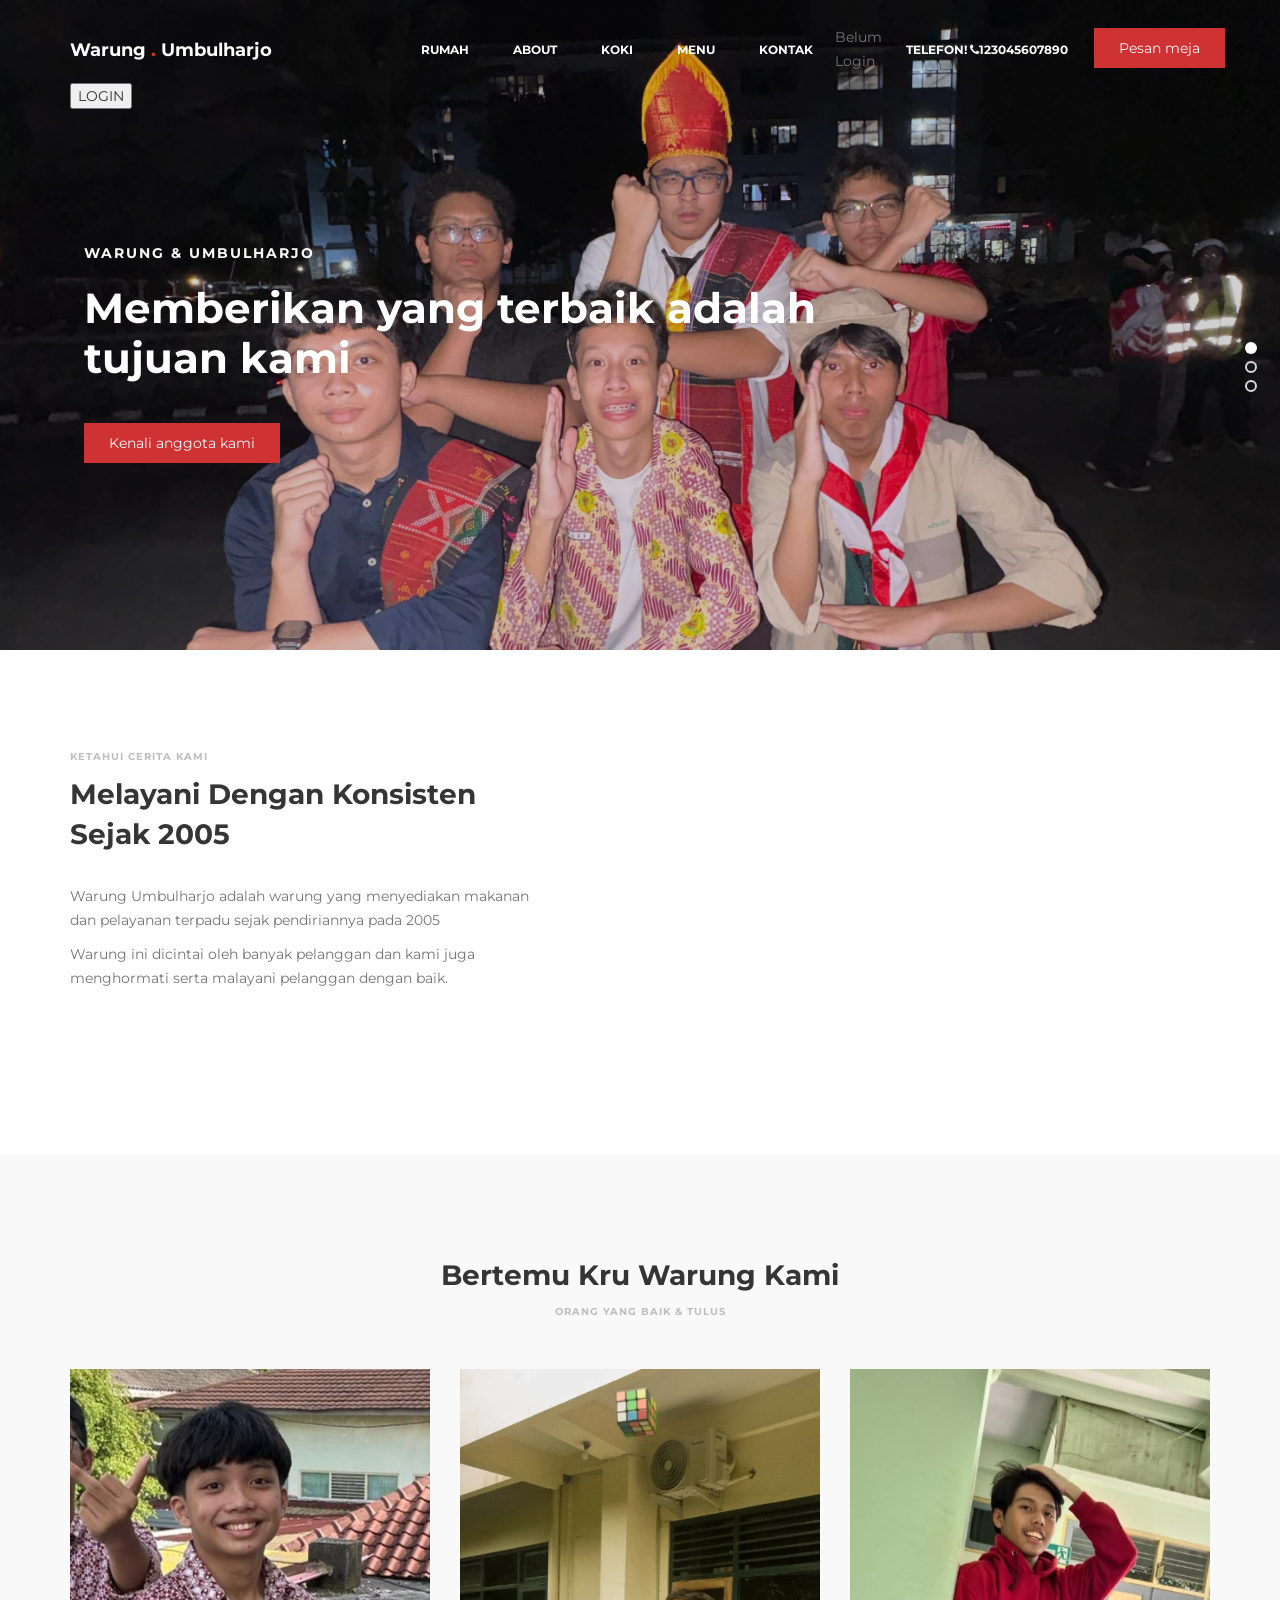
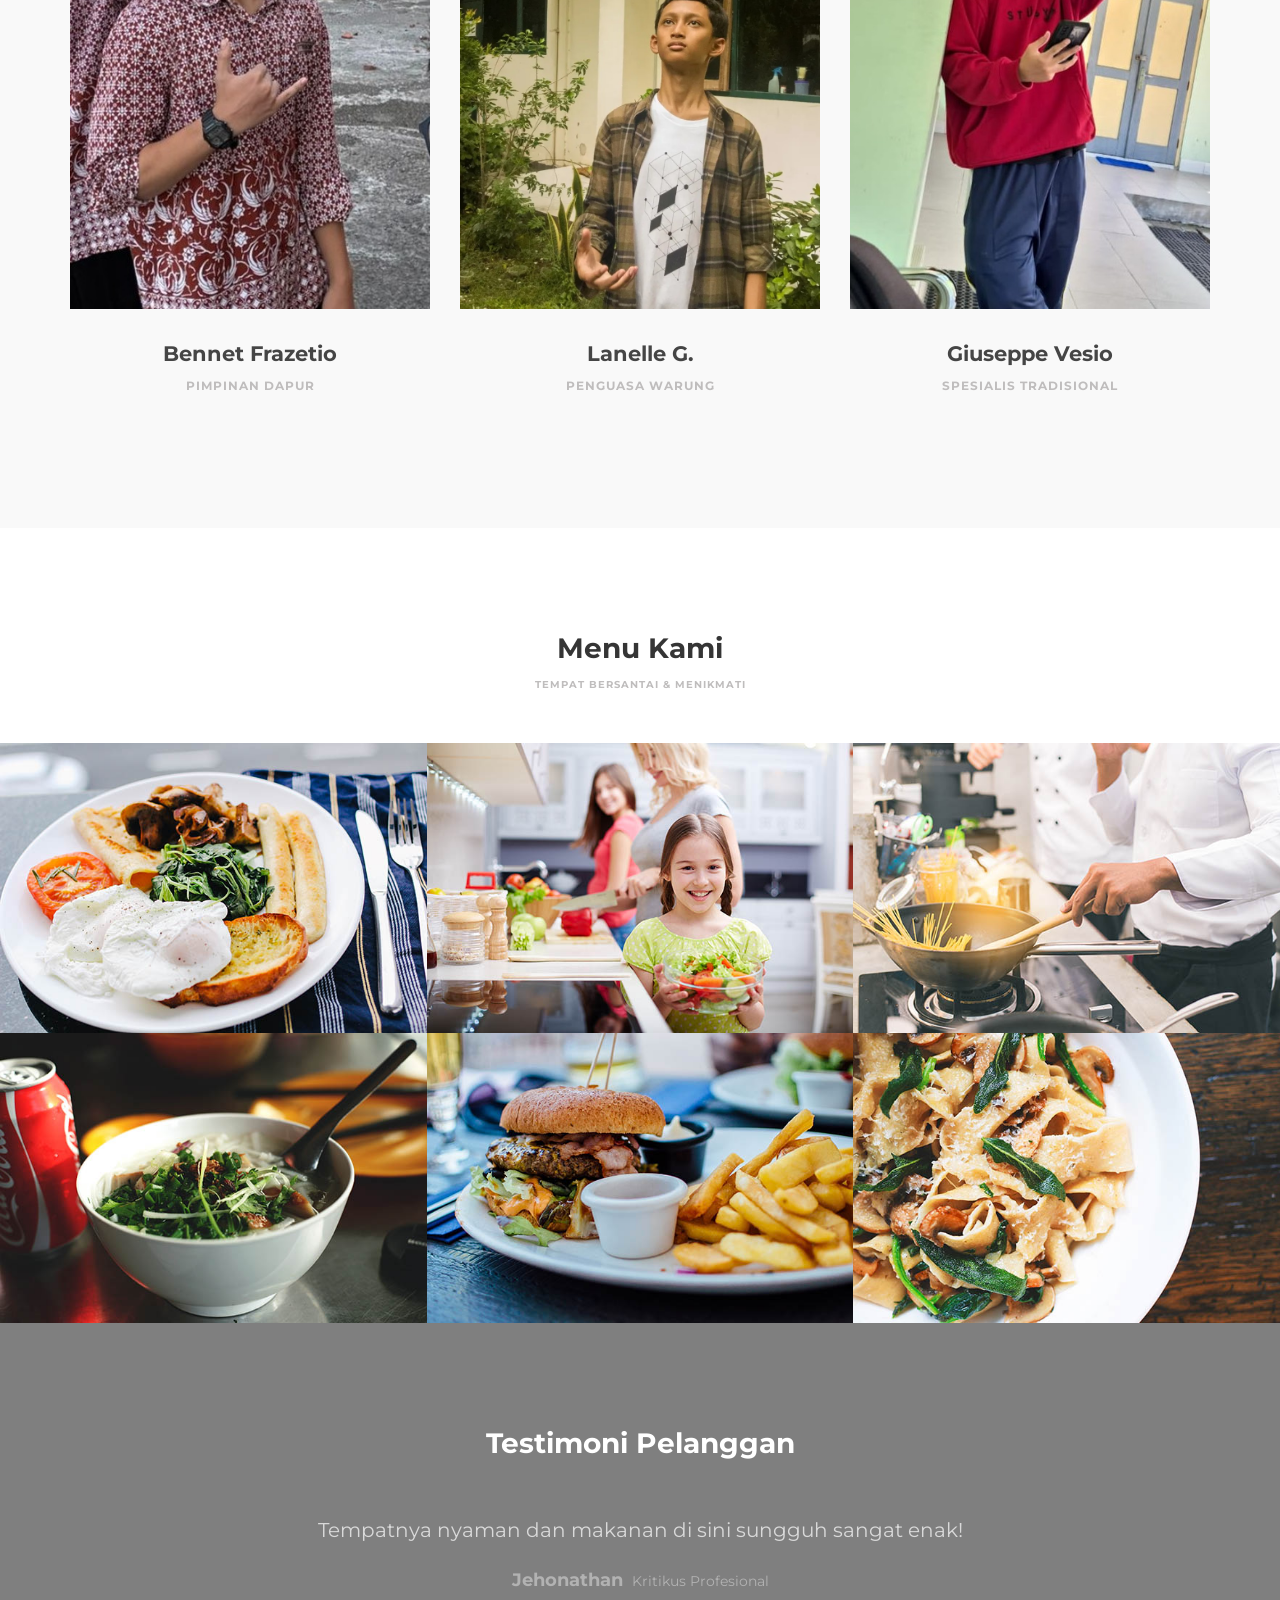
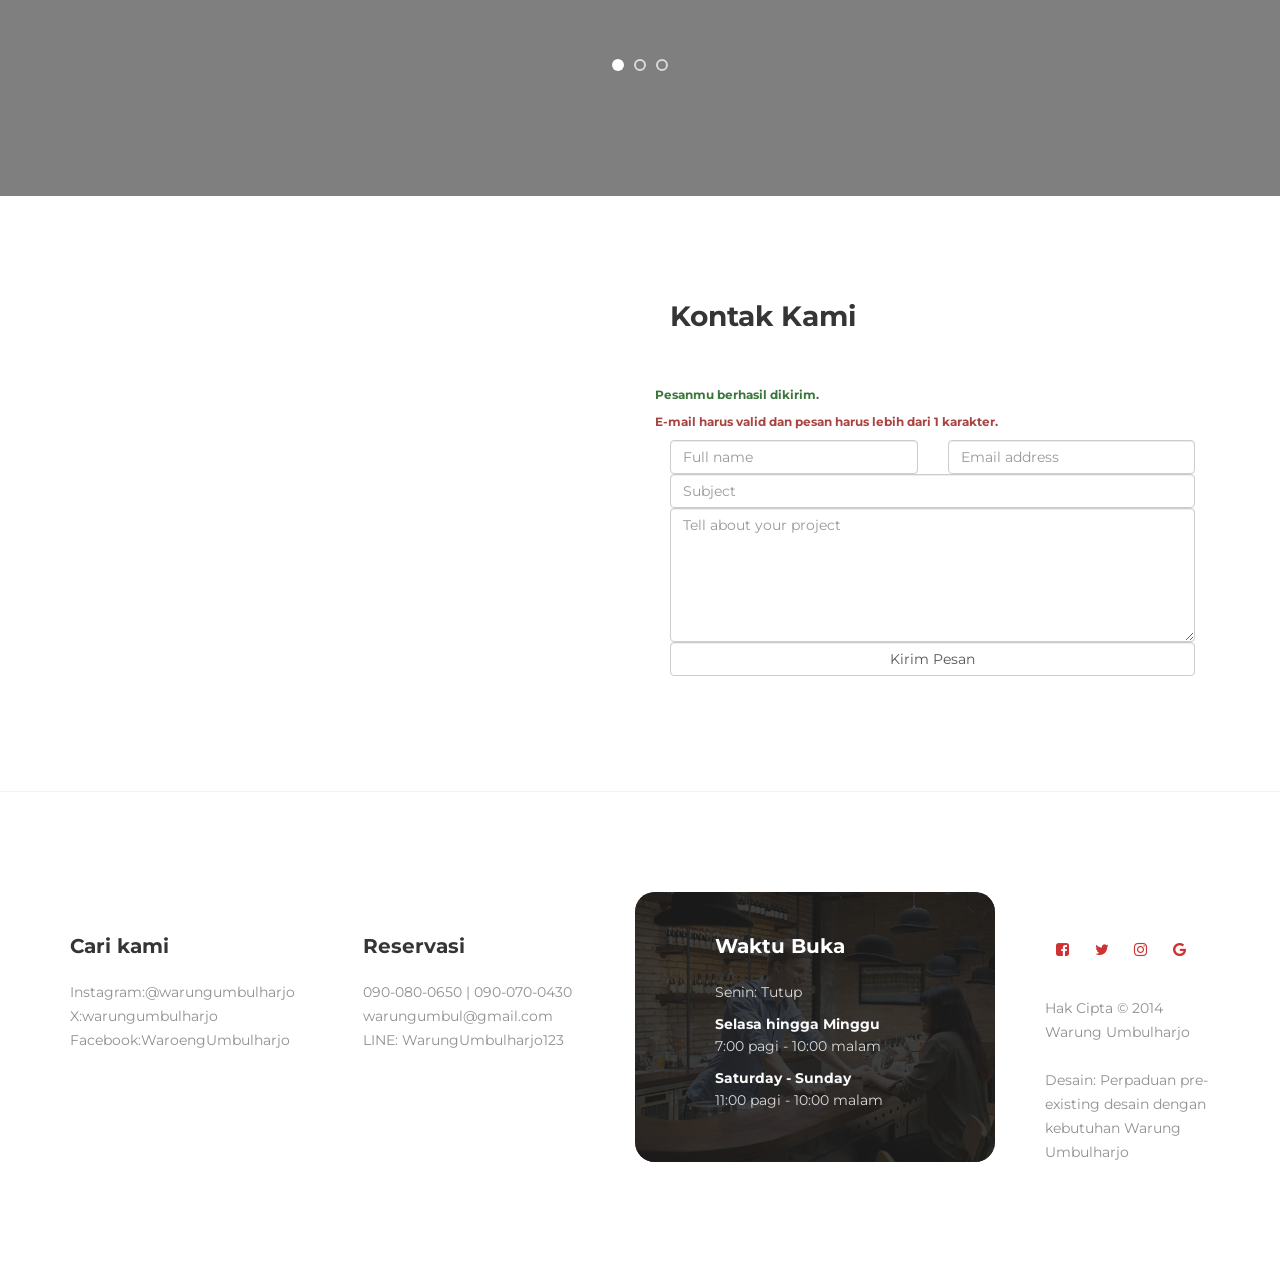
<file: index.html>
<!DOCTYPE html>
<html lang="en">
<head>

     <title>Warung Umbulharjo</title>
<!-- 

Eatery Cafe Template 

http://www.templatemo.com/tm-515-eatery

-->
     <meta charset="UTF-8">
     <meta http-equiv="X-UA-Compatible" content="IE=Edge">
     <meta name="description" content="">
     <meta name="keywords" content="">
     <meta name="author" content="">
     <meta name="viewport" content="width=device-width, initial-scale=1, maximum-scale=1">

     <link rel="stylesheet" href="css/bootstrap.min.css">
     <link rel="stylesheet" href="css/font-awesome.min.css">
     <link rel="stylesheet" href="css/animate.css">
     <link rel="stylesheet" href="css/owl.carousel.css">
     <link rel="stylesheet" href="css/owl.theme.default.min.css">
     <link rel="stylesheet" href="css/magnific-popup.css">

     <!-- MAIN CSS -->
     <link rel="stylesheet" href="css/templatemo-style.css">

</head>
<body>

     <!-- PRE LOADER -->
     <section class="preloader">
          <div class="spinner">

               <span class="spinner-rotate"></span>
               
          </div>
     </section>


     <!-- MENU -->
     <section class="navbar custom-navbar navbar-fixed-top" role="navigation">
          <div class="container">

               <div class="navbar-header">
                    <button class="navbar-toggle" data-toggle="collapse" data-target=".navbar-collapse">
                         <span class="icon icon-bar"></span>
                         <span class="icon icon-bar"></span>
                         <span class="icon icon-bar"></span>
                    </button>

                    <!-- lOGO TEXT HERE -->
                    <a href="index.html" class="navbar-brand">Warung <span>.</span> Umbulharjo</a>
               </div>

               <!-- MENU LINKS -->
               <div class="collapse navbar-collapse">
                    <ul class="nav navbar-nav navbar-nav-first">
                         <li><a href="#home" class="smoothScroll">Rumah</a></li>
                         <li><a href="#about" class="smoothScroll">About</a></li>
                         <li><a href="#team" class="smoothScroll">Koki</a></li>
                         <li><a href="#menu" class="smoothScroll">Menu</a></li>
                         <li><a href="#Kontak" class="smoothScroll">Kontak</a></li>
                    </ul>
                    <ul class="nav navbar-nav navbar-right">
                         <li><a href="#">Telefon! <i class="fa fa-phone"></i>123045607890</a></li>
                         <a href="#footer" class="section-btn">Pesan meja</a>
                    </ul>
				   <p id="userInfo">Belum Login</p>
                <div id="authArea">
                    <button onclick="goLogin()" class="nav-cta">LOGIN</button>
               </div>
          </div>
     </section>


     <!-- HOME -->
     <section id="home" class="slider" data-stellar-background-ratio="0.5">
          <div class="row">

                    <div class="owl-carousel owl-theme">
                         <div class="item item-first">
                              <div class="caption">
                                   <div class="container">
                                        <div class="col-md-8 col-sm-12">
                                             <h3>Warung &amp; Umbulharjo</h3>
                                             <h1>Memberikan yang terbaik adalah tujuan kami</h1>
                                             <a href="#team" class="section-btn btn btn-default smoothScroll">Kenali anggota kami</a>
                                        </div>
                                   </div>
                              </div>
                         </div>

                         <div class="item item-second">
                              <div class="caption">
                                   <div class="container">
                                        <div class="col-md-8 col-sm-12">
                                             <h3>Sarapan Terbaikmu</h3>
                                             <h1>Dengan kualitas yang terbaik!</h1>
                                             <a href="#menu" class="section-btn btn btn-default smoothScroll">Berikut Menu Kami</a>
                                        </div>
                                   </div>
                              </div>
                         </div>

                         <div class="item item-third">
                              <div class="caption">
                                   <div class="container">
                                        <div class="col-md-8 col-sm-12">
                                             <h3>Warung baru di Umbulharjo</h3>
                                             <h1>Nikmati Makanan dan Hiburan Setiap Jumat</h1>
                                             <a href="#Kontak" class="section-btn btn btn-default smoothScroll">Reservasi</a>
                                        </div>
                                   </div>
                              </div>
                         </div>
                    </div>

          </div>
     </section>


     <!-- ABOUT -->
     <section id="about" data-stellar-background-ratio="0.5">
          <div class="container">
               <div class="row">

                    <div class="col-md-6 col-sm-12">
                         <div class="about-info">
                              <div class="section-title wow fadeInUp" data-wow-delay="0.2s">
                                   <h4>Ketahui Cerita Kami</h4>
                                   <h2>Melayani Dengan Konsisten Sejak 2005</h2>
                              </div>

                              <div class="wow fadeInUp" data-wow-delay="0.4s">
                                   <p>Warung Umbulharjo adalah warung yang menyediakan makanan dan pelayanan terpadu sejak pendiriannya pada 2005</p>
                                   <p>Warung ini dicintai oleh banyak pelanggan dan kami juga menghormati serta malayani pelanggan dengan baik.<a href="https://plus.google.com/+templatemo" target="_parent"></a></p>
                              </div>
                         </div>
                    </div>

                    <div class="col-md-6 col-sm-12">
                         <iframe width="600" height="400" src="https://www.youtube.com/embed/RGYDOk8GsXE?list=RDRGYDOk8GsXE" title="Neon Genesis Evangelion — FLY ME TO THE MOON — CLAIRE 『ED REMAKE』 (Ending Full NGE OST Lyrics)" frameborder="0" allow="accelerometer; autoplay; clipboard-write; encrypted-media; gyroscope; picture-in-picture; web-share" referrerpolicy="strict-origin-when-cross-origin" allowfullscreen></iframe>
                         </div>
                    </div>
                    
               </div>
          </div>
     </section>


     <!-- TEAM -->
     <section id="team" data-stellar-background-ratio="0.5">
          <div class="container">
               <div class="row">

                    <div class="col-md-12 col-sm-12">
                         <div class="section-title wow fadeInUp" data-wow-delay="0.1s">
                              <h2>Bertemu Kru Warung Kami</h2>
                              <h4>Orang yang baik &amp; Tulus</h4>
                         </div>
                    </div>

                    <div class="col-md-4 col-sm-4">
                         <div class="team-thumb wow fadeInUp" data-wow-delay="0.2s">
                              <img src="images/team-image1.jpg" class="img-responsive" alt="">
                                   <div class="team-hover">
                                        <div class="team-item">
                                             <h4>Bennet Frazetio adalah pimpinan dapur yang berpengalaman sejak 2003 dan memiliki pengetahuan luas mengenai masakan khas jogja</h4> 
                                             <ul class="social-icon">
                                                  <li><a href="#" class="fa fa-linkedin-square"></a></li>
                                                  <li><a href="#" class="fa fa-envelope-o"></a></li>
                                             </ul>
                                        </div>
                                   </div>
                         </div>
                         <div class="team-info">
                              <h3>Bennet Frazetio</h3>
                              <p>Pimpinan Dapur</p>
                         </div>
                    </div>

                    <div class="col-md-4 col-sm-4">
                         <div class="team-thumb wow fadeInUp" data-wow-delay="0.4s">
                              <img src="images/team-image2.jpg" class="img-responsive" alt="">
                                   <div class="team-hover">
                                        <div class="team-item">
                                             <h4>Jeho adalah seorang telekinetik yang menggunakan kemampuannya untuk mengatur warung meski dia jauh dari lokasinnya yang dibantu oleh rubik melayangnya</h4>
                                             <ul class="social-icon">
                                                  <li><a href="#" class="fa fa-instagram"></a></li>
                                                  <li><a href="#" class="fa fa-flickr"></a></li>
                                             </ul>
                                        </div>
                                   </div>
                         </div>
                         <div class="team-info">
                              <h3>Lanelle G.</h3>
                              <p>Penguasa Warung</p>
                         </div>
                    </div>

                    <div class="col-md-4 col-sm-4">
                         <div class="team-thumb wow fadeInUp" data-wow-delay="0.6s">
                              <img src="images/team-image3.jpg" class="img-responsive" alt="">
                                   <div class="team-hover">
                                        <div class="team-item">
                                             <h4>Giuseppe Vesio adalah seorang yang dapat memasak masakan tradisional dengan lebih handal jika dibandingkan dengan Bennet Frazetio</h4>
                                             <ul class="social-icon">
                                                  <li><a href="#" class="fa fa-github"></a></li>
                                                  <li><a href="#" class="fa fa-google"></a></li>
                                             </ul>
                                        </div>
                                   </div>
                         </div>
                         <div class="team-info">
                              <h3>Giuseppe Vesio</h3>
                              <p>Spesialis Tradisional</p>
                         </div>
                    </div>
                    
               </div>
          </div>
     </section>


     <!-- MENU-->
     <section id="menu" data-stellar-background-ratio="0.5">
          <div class="container">
               <div class="row">

                    <div class="col-md-12 col-sm-12">
                         <div class="section-title wow fadeInUp" data-wow-delay="0.1s">
                              <h2>Menu Kami</h2>
                              <h4>Tempat Bersantai &amp; Menikmati</h4>
                         </div>
                    </div>

                    <div class="col-md-4 col-sm-6">
                         <!-- MENU THUMB -->
                         <div class="menu-thumb">
                              <a href="images/menu-image1.jpg" class="image-popup" title="American Breakfast">
                                   <img src="images/menu-image1.jpg" class="img-responsive" alt="">

                                   <div class="menu-info">
                                        <div class="menu-item">
                                             <h3>Menu Sarapan Simpel</h3>
                                             <p>Telur / Roti / Sosis / Jamur / </p>
                                        </div>
                                        <div class="menu-price">
                                             <span>Rp12.000,00</span>
                                        </div>
                                   </div>
                              </a>
                         </div>
                    </div>

                    <div class="col-md-4 col-sm-6">
                         <!-- MENU THUMB -->
                         <div class="menu-thumb">
                              <a href="images/menu-image2.jpg" class="image-popup" title="Self-made Salad">
                                   <img src="images/menu-image2.jpg" class="img-responsive" alt="">

                                   <div class="menu-info">
                                        <div class="menu-item">
                                             <h3> Gado-Gado</h3>
                                             <p>Saus Kacang / Sayuran / Telur</p>
                                        </div>
                                        <div class="menu-price">
                                             <span>Rp12.000,00</span>
                                        </div>
                                   </div>
                              </a>
                         </div>
                    </div>

                    <div class="col-md-4 col-sm-6">
                         <!-- MENU THUMB -->
                         <div class="menu-thumb">
                              <a href="images/menu-image3.jpg" class="image-popup" title="Chinese Noodle">
                                   <img src="images/menu-image3.jpg" class="img-responsive" alt="">

                                   <div class="menu-info">
                                        <div class="menu-item">
                                             <h3>Mi Godhog</h3>
                                             <p>Mi Kuning / Kuah Tradisional</p>
                                        </div>
                                        <div class="menu-price">
                                             <span>Rp15.000,00</span>
                                        </div>
                                   </div>
                              </a>
                         </div>
                    </div>

                    <div class="col-md-4 col-sm-6">
                         <!-- MENU THUMB -->
                         <div class="menu-thumb">
                              <a href="images/menu-image4.jpg" class="image-popup" title="Rice Soup">
                                   <img src="images/menu-image4.jpg" class="img-responsive" alt="">

                                   <div class="menu-info">
                                        <div class="menu-item">
                                             <h3>Sop Daging</h3>
                                             <p>Daging / Kentang / Wortel</p>
                                        </div>
                                        <div class="menu-price">
                                             <span>Rp12.000,00</span>
                                        </div>
                                   </div>
                              </a>
                         </div>
                    </div>

                    <div class="col-md-4 col-sm-6">
                         <!-- MENU THUMB -->
                         <div class="menu-thumb">
                              <a href="images/menu-image5.jpg" class="image-popup" title="Project title">
                                   <img src="images/menu-image5.jpg" class="img-responsive" alt="">

                                   <div class="menu-info">
                                        <div class="menu-item">
                                             <h3>Mie Goreng</h3>
                                             <p>Mie Kuning yang Digoreng Tradisional</p>
                                        </div>
                                        <div class="menu-price">
                                             <span>Rp12.000,00</span>
                                        </div>
                                   </div>
                              </a>
                         </div>
                    </div>

                    <div class="col-md-4 col-sm-6">
                         <!-- MENU THUMB -->
                         <div class="menu-thumb">
                              <a href="images/menu-image6.jpg" class="image-popup" title="Project title">
                                   <img src="images/menu-image6.jpg" class="img-responsive" alt="">

                                   <div class="menu-info">
                                        <div class="menu-item">
                                             <h3>Kwetiau Goreng</h3>
                                             <p>Kwetiau / Sayur / Ayam</p>
                                        </div>
                                        <div class="menu-price">
                                             <span>Rp15.000,00</span>
                                        </div>
                                   </div>
                              </a>
                         </div>
                    </div>


               </div>
          </div>
     </section>


     <!-- TESTIMONIAL -->
     <section id="testimonial" data-stellar-background-ratio="0.5">
          <div class="overlay"></div>
          <div class="container">
               <div class="row">

                    <div class="col-md-12 col-sm-12">
                         <div class="section-title wow fadeInUp" data-wow-delay="0.1s">
                              <h2>Testimoni Pelanggan</h2>
                         </div>
                    </div>  

                    <div class="col-md-offset-2 col-md-8 col-sm-12">
                         <div class="owl-carousel owl-theme">
                              <div class="item">
                                   <p>Tempatnya nyaman dan makanan di sini sungguh sangat enak!</p>
                                        <div class="tst-author">
                                             <h4>Jehonathan</h4>
                                             <span>Kritikus Profesional</span>
                                        </div>
                              </div>

                              <div class="item">
                                   <p>Tempatnya enak, nyaman, dan lokasinya juga strategis. Menurut saya tempat ini pantas mendapat 10/10</p>
                                        <div class="tst-author">
                                             <h4>E. Levian</h4>
                                             <span>Warga Lokal</span>
                                        </div>
                              </div>

                              <div class="item">
                                   <p>Tempat ini sungguh nyaman dan makanan di sini pun juga sangat memuaskan untuk harga yang tertera.</p>
                                        <div class="tst-author">
                                             <h4>Evania</h4>
                                             <span>Jurnalis KR</span>
                                        </div>
                              </div>

                         </div>
                    </div>

               </div>
          </div>
     </section>  


     <!-- Kontak -->
     <section id="Kontak" data-stellar-background-ratio="0.5">
          <div class="container">
               <div class="row">
	<!-- How to change your own map point
            1. Go to Google Maps
            2. Click on your location point
            3. Click "Share" and choose "Embed map" tab
            4. Copy only URL and paste it within the src="" field below
	-->
                    <div class="wow fadeInUp col-md-6 col-sm-12" data-wow-delay="0.4s">
                         <div id="google-map">
                              <iframe src="https://maps.google.com/maps?q=SMA%20Negeri%208%20Yogyakarta&t=&z=15&ie=UTF8&iwloc=&output=embed" allowfullscreen></iframe>
                         </div>
                    </div>        

                    <div class="col-md-6 col-sm-12">

                         <div class="col-md-12 col-sm-12">
                              <div class="section-title wow fadeInUp" data-wow-delay="0.1s">
                                   <h2>Kontak Kami</h2>
                              </div>
                         </div>

                         <!-- Kontak form -->
                         <form action="#" method="post" class="wow fadeInUp" id="Kontak-form" role="form" data-wow-delay="0.8s">

                              <!-- IF MAIL SENT SUCCESSFUL  // connect this with custom JS -->
                              <h6 class="text-success">Pesanmu berhasil dikirim.</h6>
                              
                              <!-- IF MAIL NOT SENT -->
                              <h6 class="text-danger">E-mail harus valid dan pesan harus lebih dari 1 karakter.</h6>

                              <div class="col-md-6 col-sm-6">
                                   <input type="text" class="form-control" id="cf-name" name="name" placeholder="Full name">
                              </div>

                              <div class="col-md-6 col-sm-6">
                                   <input type="email" class="form-control" id="cf-email" name="email" placeholder="Email address">
                              </div>

                              <div class="col-md-12 col-sm-12">
                                   <input type="text" class="form-control" id="cf-subject" name="subject" placeholder="Subject">

                                   <textarea class="form-control" rows="6" id="cf-message" name="message" placeholder="Tell about your project"></textarea>

                                   <button type="submit" class="form-control" id="cf-submit" name="submit">Kirim Pesan</button>
                              </div>
                         </form>
                    </div>

               </div>
          </div>
     </section>          


     <!-- FOOTER -->
     <footer id="footer" data-stellar-background-ratio="0.5">
          <div class="container">
               <div class="row">

                    <div class="col-md-3 col-sm-8">
                         <div class="footer-info">
                              <div class="section-title">
                                   <h2 class="wow fadeInUp" data-wow-delay="0.2s">Cari kami</h2>
                              </div>
                              <address class="wow fadeInUp" data-wow-delay="0.4s">
                                   <p>Instagram:@warungumbulharjo<br> X:warungumbulharjo<br>Facebook:WaroengUmbulharjo</p>
                              </address>
                         </div>
                    </div>

                    <div class="col-md-3 col-sm-8">
                         <div class="footer-info">
                              <div class="section-title">
                                   <h2 class="wow fadeInUp" data-wow-delay="0.2s">Reservasi</h2>
                              </div>
                              <address class="wow fadeInUp" data-wow-delay="0.4s">
                                   <p>090-080-0650 | 090-070-0430</p>
                                   <p><a href="mailto:info@company.com">warungumbul@gmail.com</a></p>
                                   <p>LINE: WarungUmbulharjo123 </p>
                              </address>
                         </div>
                    </div>

                    <div class="col-md-4 col-sm-8">
                         <div class="footer-info footer-open-hour">
                              <div class="section-title">
                                   <h2 class="wow fadeInUp" data-wow-delay="0.2s">Waktu Buka</h2>
                              </div>
                              <div class="wow fadeInUp" data-wow-delay="0.4s">
                                   <p>Senin: Tutup</p>
                                   <div>
                                        <strong>Selasa hingga Minggu</strong>
                                        <p>7:00 pagi - 10:00 malam</p>
                                   </div>
                                   <div>
                                        <strong>Saturday - Sunday</strong>
                                        <p>11:00 pagi - 10:00 malam</p>
                                   </div>
                              </div>
                         </div>
                    </div>

                    <div class="col-md-2 col-sm-4">
                         <ul class="wow fadeInUp social-icon" data-wow-delay="0.4s">
                              <li><a href="#" class="fa fa-facebook-square" attr="facebook icon"></a></li>
                              <li><a href="#" class="fa fa-twitter"></a></li>
                              <li><a href="#" class="fa fa-instagram"></a></li>
                              <li><a href="#" class="fa fa-google"></a></li>
                         </ul>

                         <div class="wow fadeInUp copyright-text" data-wow-delay="0.8s"> 
                              <p><br>Hak Cipta &copy; 2014 <br>Warung Umbulharjo
                              
                              <br><br>Desain: <a rel="nofollow" href="http://templatemo.com" target="_parent">Perpaduan pre-existing desain dengan kebutuhan Warung Umbulharjo</a></p>
                         </div>
                    </div>
                    
               </div>
          </div>
     </footer>


     <!-- SCRIPTS -->
     <script src="js/jquery.js"></script>
     <script src="js/bootstrap.min.js"></script>
     <script src="js/jquery.stellar.min.js"></script>
     <script src="js/wow.min.js"></script>
     <script src="js/owl.carousel.min.js"></script>
     <script src="js/jquery.magnific-popup.min.js"></script>
     <script src="js/smoothscroll.js"></script>
     <script src="js/custom.js"></script>
	 <script src="login/js/welcome.js"></script>
</body>
</html>
</file>
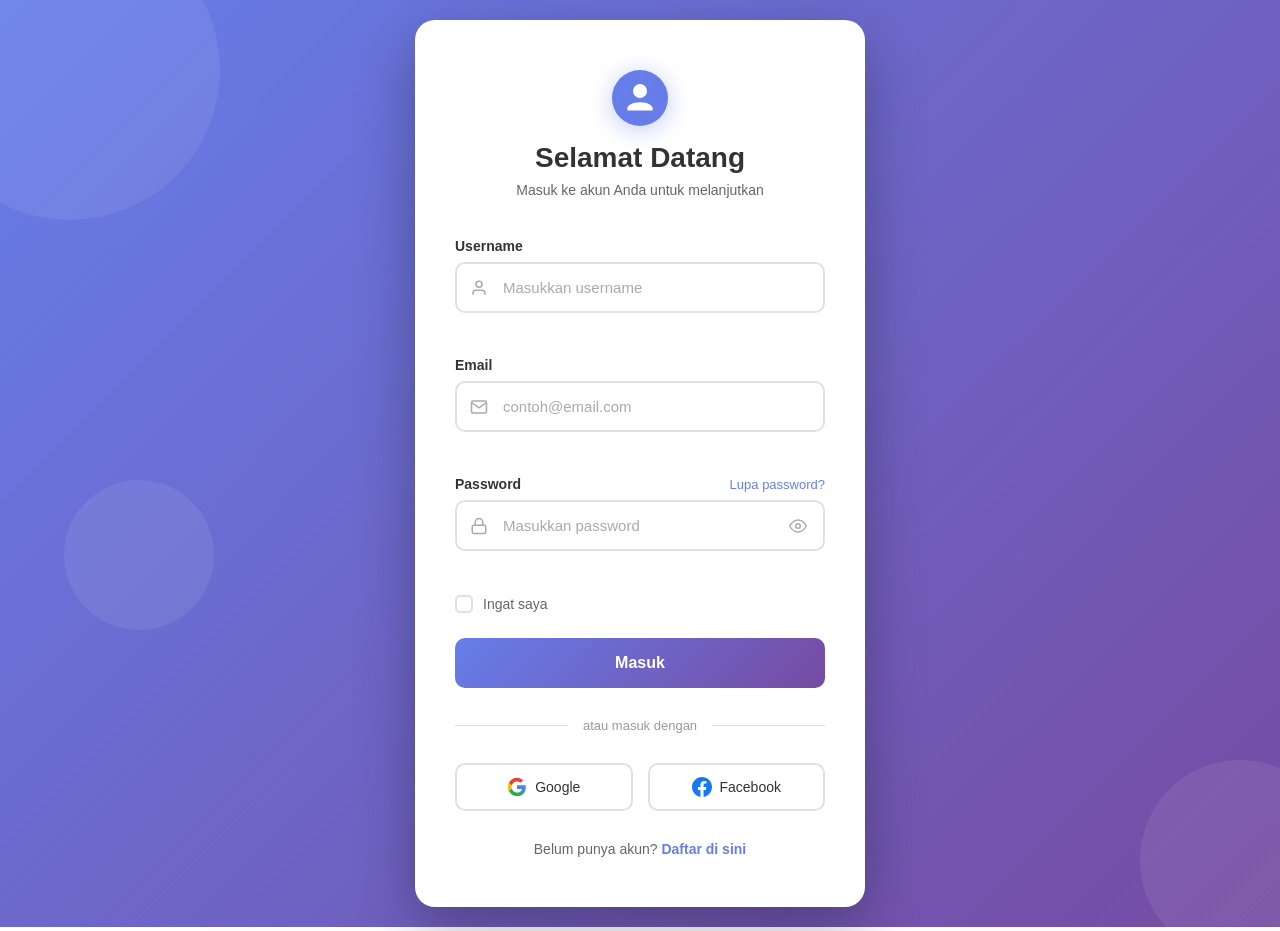
<file: login/login.html>
<!DOCTYPE html>
<html lang="id">
<head>
    <meta charset="UTF-8">
    <meta name="viewport" content="width=device-width, initial-scale=1.0">
    <title>Sign In</title>
    <link rel="stylesheet" href="css/login.css">
</head>
<body>

    <div class="bg-bubbles">
        <div class="bubble"></div>
        <div class="bubble"></div>
        <div class="bubble"></div>
    </div>

    <div class="login-container">

        <div class="login-header">
            <div class="logo-icon">
                <svg viewBox="0 0 40 40" fill="none" xmlns="http://www.w3.org/2000/svg">
                    <circle cx="20" cy="20" r="20" fill="url(#grad)"/>
                    <path d="M20 10a5 5 0 1 1 0 10 5 5 0 0 1 0-10zm0 13c5.33 0 9 2.24 9 4v2H11v-2c0-1.76 3.67-4 9-4z" fill="white"/>
                    <defs>
                        <linearGradient id="grad" x1="0" y1="0" x2="40" y2="40">
                            <stop offset="0%" stop-color="#667eea"/>
                            <stop offset="100%" stop-color="#764ba2"/>
                        </linearGradient>
                    </defs>
                </svg>
            </div>
            <h1>Selamat Datang</h1>
            <p>Masuk ke akun Anda untuk melanjutkan</p>
        </div>

        <form id="loginForm" action="#" method="POST" novalidate>

            <!-- Username -->
            <div class="form-group" id="group-username">
                <label for="username">Username</label>
                <div class="input-wrapper">
                    <span class="input-icon">
                        <svg viewBox="0 0 24 24" fill="none" stroke="currentColor" stroke-width="2">
                            <path d="M20 21v-2a4 4 0 0 0-4-4H8a4 4 0 0 0-4 4v2"/>
                            <circle cx="12" cy="7" r="4"/>
                        </svg>
                    </span>
                    <input type="text" id="username" name="username" placeholder="Masukkan username" autocomplete="username">
                </div>
                <span class="error-msg" id="error-username"></span>
            </div>

            <!-- Email -->
            <div class="form-group" id="group-email">
                <label for="email">Email</label>
                <div class="input-wrapper">
                    <span class="input-icon">
                        <svg viewBox="0 0 24 24" fill="none" stroke="currentColor" stroke-width="2">
                            <path d="M4 4h16c1.1 0 2 .9 2 2v12c0 1.1-.9 2-2 2H4c-1.1 0-2-.9-2-2V6c0-1.1.9-2 2-2z"/>
                            <polyline points="22,6 12,13 2,6"/>
                        </svg>
                    </span>
                    <input type="email" id="email" name="email" placeholder="contoh@email.com" autocomplete="email">
                </div>
                <span class="error-msg" id="error-email"></span>
            </div>

            <!-- Password -->
            <div class="form-group" id="group-password">
                <label for="password">
                    Password
                    <a href="#" class="forgot-link">Lupa password?</a>
                </label>
                <div class="input-wrapper">
                    <span class="input-icon">
                        <svg viewBox="0 0 24 24" fill="none" stroke="currentColor" stroke-width="2">
                            <rect x="3" y="11" width="18" height="11" rx="2" ry="2"/>
                            <path d="M7 11V7a5 5 0 0 1 10 0v4"/>
                        </svg>
                    </span>
                    <input type="password" id="password" name="password" placeholder="Masukkan password" autocomplete="current-password">
                    <button type="button" class="toggle-password" onclick="togglePassword()">
                        <svg id="eyeIcon" viewBox="0 0 24 24" fill="none" stroke="currentColor" stroke-width="2">
                            <path d="M1 12s4-8 11-8 11 8 11 8-4 8-11 8-11-8-11-8z"/>
                            <circle cx="12" cy="12" r="3"/>
                        </svg>
                    </button>
                </div>
                <span class="error-msg" id="error-password"></span>
            </div>

            <!-- Remember Me -->
            <div class="remember-group">
                <label class="remember-label">
                    <input type="checkbox" id="remember" name="remember">
                    <span class="custom-checkbox"></span>
                    Ingat saya
                </label>
            </div>

            <button type="submit" class="btn-login" id="btnLogin" >
                <span class="btn-text">Masuk</span>
                <span class="btn-loader" id="btnLoader"></span>
            </button>

        </form>

        <div class="divider">
            <span>atau masuk dengan</span>
        </div>

        <div class="social-login">
            <button type="button" class="btn-social" id="btnGoogle">
                <svg viewBox="0 0 24 24" fill="none" xmlns="http://www.w3.org/2000/svg">
                    <path d="M22.56 12.25c0-.78-.07-1.53-.2-2.25H12v4.26h5.92c-.26 1.37-1.04 2.53-2.21 3.31v2.77h3.57c2.08-1.92 3.28-4.74 3.28-8.09z" fill="#4285F4"/>
                    <path d="M12 23c2.97 0 5.46-.98 7.28-2.66l-3.57-2.77c-.98.66-2.23 1.06-3.71 1.06-2.86 0-5.29-1.93-6.16-4.53H2.18v2.84C3.99 20.53 7.7 23 12 23z" fill="#34A853"/>
                    <path d="M5.84 14.09c-.22-.66-.35-1.36-.35-2.09s.13-1.43.35-2.09V7.07H2.18C1.43 8.55 1 10.22 1 12s.43 3.45 1.18 4.93l2.85-2.22.81-.62z" fill="#FBBC05"/>
                    <path d="M12 5.38c1.62 0 3.06.56 4.21 1.64l3.15-3.15C17.45 2.09 14.97 1 12 1 7.7 1 3.99 3.47 2.18 7.07l3.66 2.84c.87-2.6 3.3-4.53 6.16-4.53z" fill="#EA4335"/>
                </svg>
                Google
            </button>
            <button type="button" class="btn-social" id="btnFacebook">
                <svg viewBox="0 0 24 24" fill="#1877F2" xmlns="http://www.w3.org/2000/svg">
                    <path d="M24 12.073c0-6.627-5.373-12-12-12s-12 5.373-12 12c0 5.99 4.388 10.954 10.125 11.854v-8.385H7.078v-3.47h3.047V9.43c0-3.007 1.792-4.669 4.533-4.669 1.312 0 2.686.235 2.686.235v2.953H15.83c-1.491 0-1.956.925-1.956 1.874v2.25h3.328l-.532 3.47h-2.796v8.385C19.612 23.027 24 18.062 24 12.073z"/>
                </svg>
                Facebook
            </button>
        </div>

        <p class="signup-link">
            Belum punya akun? <a href="signup.html">Daftar di sini</a>
        </p>

    </div>

    <script src="js/login.js"></script>
</body>
</html>
</file>
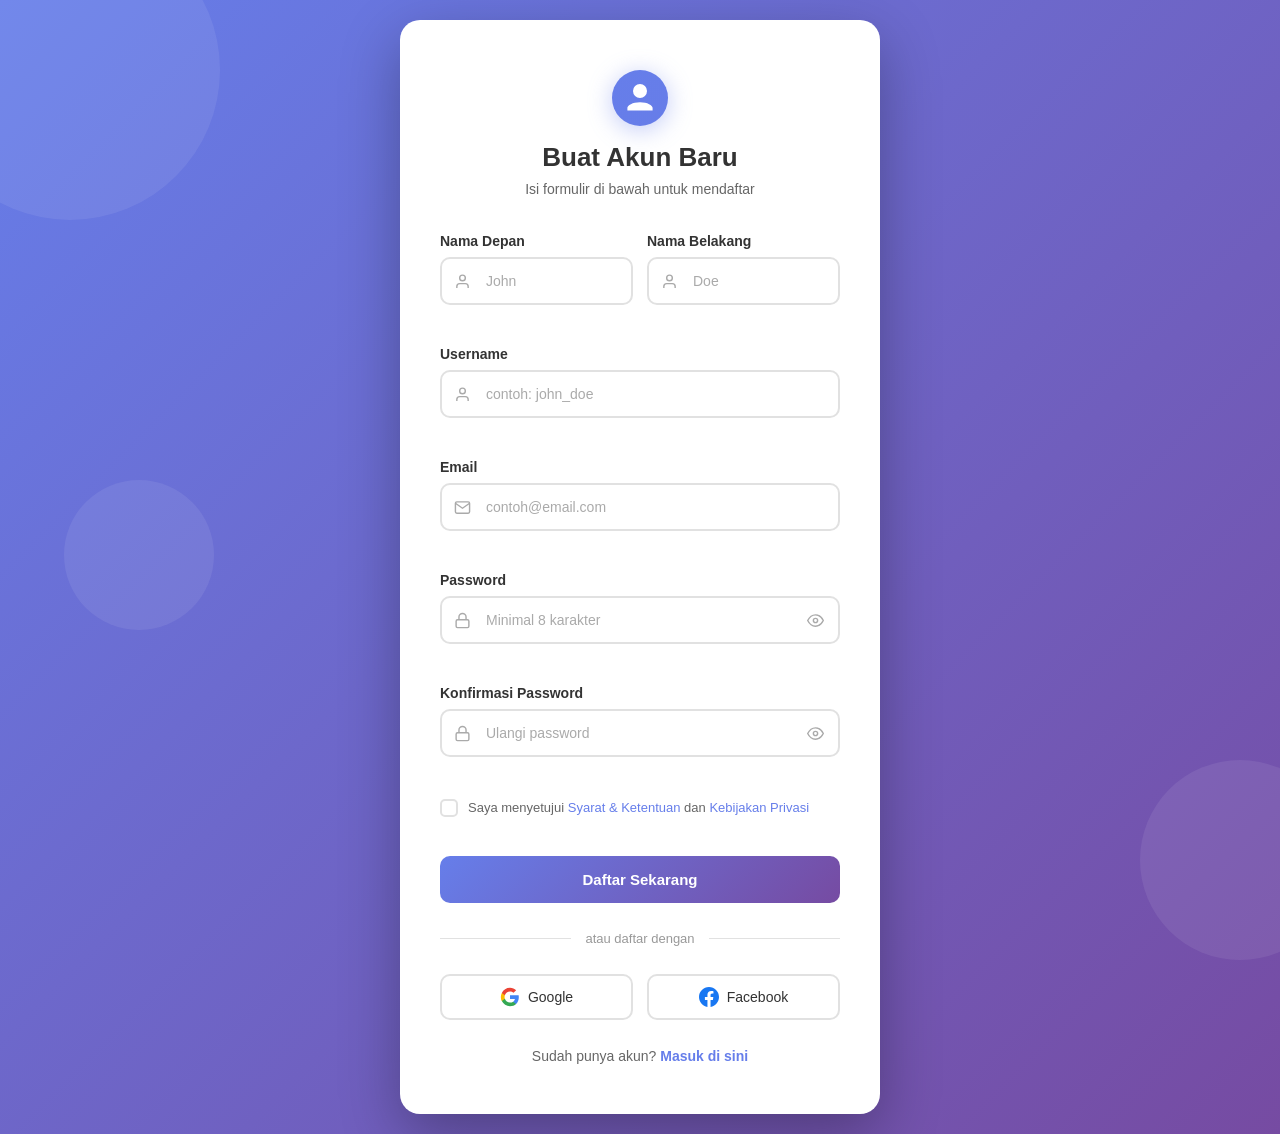
<file: login/signup.html>
<!DOCTYPE html>
<html lang="id">
<head>
    <meta charset="UTF-8">
    <meta name="viewport" content="width=device-width, initial-scale=1.0">
    <title>Sign Up</title>
    <link rel="stylesheet" href="css/signup.css">
</head>
<body>

    <div class="bg-bubbles">
        <div class="bubble"></div>
        <div class="bubble"></div>
        <div class="bubble"></div>
    </div>

    <div class="signup-container">

        <div class="signup-header">
            <div class="logo-icon">
                <svg viewBox="0 0 40 40" fill="none" xmlns="http://www.w3.org/2000/svg">
                    <circle cx="20" cy="20" r="20" fill="url(#grad)"/>
                    <path d="M20 10a5 5 0 1 1 0 10 5 5 0 0 1 0-10zm0 13c5.33 0 9 2.24 9 4v2H11v-2c0-1.76 3.67-4 9-4z" fill="white"/>
                    <defs>
                        <linearGradient id="grad" x1="0" y1="0" x2="40" y2="40">
                            <stop offset="0%" stop-color="#667eea"/>
                            <stop offset="100%" stop-color="#764ba2"/>
                        </linearGradient>
                    </defs>
                </svg>
            </div>
            <h1>Buat Akun Baru</h1>
            <p>Isi formulir di bawah untuk mendaftar</p>
        </div>

        <form id="registerForm" action="#" method="POST">

            <!-- Nama Depan & Belakang -->
            <div class="form-row">
                <div class="form-group" id="group-firstName">
                    <label for="firstName">Nama Depan</label>
                    <div class="input-wrapper">
                        <span class="input-icon">
                            <svg viewBox="0 0 24 24" fill="none" stroke="currentColor" stroke-width="2">
                                <path d="M20 21v-2a4 4 0 0 0-4-4H8a4 4 0 0 0-4 4v2"/>
                                <circle cx="12" cy="7" r="4"/>
                            </svg>
                        </span>
                        <input type="text" id="firstName" name="firstName" placeholder="John" autocomplete="given-name">
                    </div>
                    <span class="error-msg" id="error-firstName"></span>
                </div>
                <div class="form-group" id="group-lastName">
                    <label for="lastName">Nama Belakang</label>
                    <div class="input-wrapper">
                        <span class="input-icon">
                            <svg viewBox="0 0 24 24" fill="none" stroke="currentColor" stroke-width="2">
                                <path d="M20 21v-2a4 4 0 0 0-4-4H8a4 4 0 0 0-4 4v2"/>
                                <circle cx="12" cy="7" r="4"/>
                            </svg>
                        </span>
                        <input type="text" id="lastName" name="lastName" placeholder="Doe" autocomplete="family-name">
                    </div>
                    <span class="error-msg" id="error-lastName"></span>
                </div>
            </div>

            <!-- Username -->
            <div class="form-group" id="group-username">
                <label for="username">Username</label>
                <div class="input-wrapper">
                    <span class="input-icon">
                        <svg viewBox="0 0 24 24" fill="none" stroke="currentColor" stroke-width="2">
                            <path d="M20 21v-2a4 4 0 0 0-4-4H8a4 4 0 0 0-4 4v2"/>
                            <circle cx="12" cy="7" r="4"/>
                        </svg>
                    </span>
                    <input type="text" id="username" name="username" placeholder="contoh: john_doe" autocomplete="username">
                </div>
                <span class="error-msg" id="error-username"></span>
            </div>

            <!-- Email -->
            <div class="form-group" id="group-email">
                <label for="email">Email</label>
                <div class="input-wrapper">
                    <span class="input-icon">
                        <svg viewBox="0 0 24 24" fill="none" stroke="currentColor" stroke-width="2">
                            <path d="M4 4h16c1.1 0 2 .9 2 2v12c0 1.1-.9 2-2 2H4c-1.1 0-2-.9-2-2V6c0-1.1.9-2 2-2z"/>
                            <polyline points="22,6 12,13 2,6"/>
                        </svg>
                    </span>
                    <input type="email" id="email" name="email" placeholder="contoh@email.com" autocomplete="email">
                </div>
                <span class="error-msg" id="error-email"></span>
            </div>

           
            <!-- Password -->
            <div class="form-group" id="group-password">
                <label for="password">Password</label>
                <div class="input-wrapper">
                    <span class="input-icon">
                        <svg viewBox="0 0 24 24" fill="none" stroke="currentColor" stroke-width="2">
                            <rect x="3" y="11" width="18" height="11" rx="2" ry="2"/>
                            <path d="M7 11V7a5 5 0 0 1 10 0v4"/>
                        </svg>
                    </span>
                    <input type="password" id="password" name="password" placeholder="Minimal 8 karakter" autocomplete="new-password">
                    <button type="button" class="toggle-password" onclick="togglePassword('password', 'eyeIcon1')">
                        <svg id="eyeIcon1" viewBox="0 0 24 24" fill="none" stroke="currentColor" stroke-width="2">
                            <path d="M1 12s4-8 11-8 11 8 11 8-4 8-11 8-11-8-11-8z"/>
                            <circle cx="12" cy="12" r="3"/>
                        </svg>
                    </button>
                </div>
                <div class="password-strength" id="strengthBar">
                    <div class="strength-fill" id="strengthFill"></div>
                </div>
                <span class="strength-label" id="strengthLabel"></span>
                <span class="error-msg" id="error-password"></span>
            </div>

            <!-- Konfirmasi Password -->
            <div class="form-group" id="group-confirmPassword">
                <label for="confirmPassword">Konfirmasi Password</label>
                <div class="input-wrapper">
                    <span class="input-icon">
                        <svg viewBox="0 0 24 24" fill="none" stroke="currentColor" stroke-width="2">
                            <rect x="3" y="11" width="18" height="11" rx="2" ry="2"/>
                            <path d="M7 11V7a5 5 0 0 1 10 0v4"/>
                        </svg>
                    </span>
                    <input type="password" id="confirmPassword" name="confirmPassword" placeholder="Ulangi password" autocomplete="new-password">
                    <button type="button" class="toggle-password" onclick="togglePassword('confirmPassword', 'eyeIcon2')">
                        <svg id="eyeIcon2" viewBox="0 0 24 24" fill="none" stroke="currentColor" stroke-width="2">
                            <path d="M1 12s4-8 11-8 11 8 11 8-4 8-11 8-11-8-11-8z"/>
                            <circle cx="12" cy="12" r="3"/>
                        </svg>
                    </button>
                </div>
                <span class="error-msg" id="error-confirmPassword"></span>
            </div>

            <!-- Terms -->
            <div class="checkbox-group">
                <label class="terms-label">
                    <input type="checkbox" id="terms" name="terms">
                    <span class="custom-checkbox"></span>
                    <span>Saya menyetujui <a href="#">Syarat &amp; Ketentuan</a> dan <a href="#">Kebijakan Privasi</a></span>
                </label>
            </div>
            <span class="error-msg" id="error-terms"></span>

            <button type="submit" class="btn-signup" id="btnSignup" onclick="window.location.href='login.html'">
                <span class="btn-text">Daftar Sekarang</span>
                <span class="btn-loader"></span>
            </button>

        </form>

        <div class="divider">
            <span>atau daftar dengan</span>
        </div>

        <div class="social-login">
            <button type="button" class="btn-social" id="btnGoogle">
                <svg viewBox="0 0 24 24" fill="none" xmlns="http://www.w3.org/2000/svg">
                    <path d="M22.56 12.25c0-.78-.07-1.53-.2-2.25H12v4.26h5.92c-.26 1.37-1.04 2.53-2.21 3.31v2.77h3.57c2.08-1.92 3.28-4.74 3.28-8.09z" fill="#4285F4"/>
                    <path d="M12 23c2.97 0 5.46-.98 7.28-2.66l-3.57-2.77c-.98.66-2.23 1.06-3.71 1.06-2.86 0-5.29-1.93-6.16-4.53H2.18v2.84C3.99 20.53 7.7 23 12 23z" fill="#34A853"/>
                    <path d="M5.84 14.09c-.22-.66-.35-1.36-.35-2.09s.13-1.43.35-2.09V7.07H2.18C1.43 8.55 1 10.22 1 12s.43 3.45 1.18 4.93l2.85-2.22.81-.62z" fill="#FBBC05"/>
                    <path d="M12 5.38c1.62 0 3.06.56 4.21 1.64l3.15-3.15C17.45 2.09 14.97 1 12 1 7.7 1 3.99 3.47 2.18 7.07l3.66 2.84c.87-2.6 3.3-4.53 6.16-4.53z" fill="#EA4335"/>
                </svg>
                Google
            </button>
            <button type="button" class="btn-social" id="btnFacebook">
                <svg viewBox="0 0 24 24" fill="#1877F2" xmlns="http://www.w3.org/2000/svg">
                    <path d="M24 12.073c0-6.627-5.373-12-12-12s-12 5.373-12 12c0 5.99 4.388 10.954 10.125 11.854v-8.385H7.078v-3.47h3.047V9.43c0-3.007 1.792-4.669 4.533-4.669 1.312 0 2.686.235 2.686.235v2.953H15.83c-1.491 0-1.956.925-1.956 1.874v2.25h3.328l-.532 3.47h-2.796v8.385C19.612 23.027 24 18.062 24 12.073z"/>
                </svg>
                Facebook
            </button>
        </div>

        <p class="login-link">
            Sudah punya akun? <a href="login.html">Masuk di sini</a>
        </p>

    </div>

    <script src="js/signup.js"></script>

<script src="js/register.js" defer></script>
</body>
</html>
</file>
<file: css/templatemo-style.css>
/*

Eatery Cafe Template 

http://www.templatemo.com/tm-515-eatery

*/

  @import url('https://fonts.googleapis.com/css?family=Montserrat:400,700');

  body {
    background: #ffffff;
    font-family: 'Montserrat', sans-serif;
    overflow-x: hidden;
  }



  /*---------------------------------------
     TYPOGRAPHY              
  -----------------------------------------*/

  h1,h2,h3,h4,h5,h6 {
    font-weight: bold;
    line-height: inherit;
  }

  h1 {
    color: #252525;
    font-size: 3em;
    line-height: 50px;
  }

  h2 {
    color: #353535;
    font-size: 2em;
    padding-bottom: 10px;
  }

  h3 {
    font-size: 1.5em;
    margin-bottom: 0;
  }

  h3,
  h3 a {
    color: #454545;
  }

  p {
    color: #757575;
    font-size: 14px;
    font-weight: normal;
    line-height: 24px;
  }



  /*---------------------------------------
     GENERAL               
  -----------------------------------------*/

  html{
    -webkit-font-smoothing: antialiased;
  }

  a {
    color: #252525;
    -webkit-transition: 0.5s;
    transition: 0.5s;
    text-decoration: none !important;
  }

  a:hover, a:active, a:focus {
    color: #ce3232;
    outline: none;
  }

  ::-webkit-scrollbar{
    width: 8px;
    height: 8px;
  }

  ::-webkit-scrollbar-thumb {
    cursor: pointer;
    background: #000000;
  }

  .section-title {
    padding-bottom: 40px;
  }

  .section-title h2 {
    margin: 0;
  }

  .section-title h4 {
    color: #bfbdbd;
    font-size: 10px;
    letter-spacing: 1px;
    text-transform: uppercase;
    margin-top: 0;
  }

  .overlay {
    background: rgba(0,0,0,0.5);
    position: absolute;
    top: 0;
    right: 0;
    bottom: 0;
    left: 0;
    width: 100%;
    height: 100%;
  }

  section {
    position: relative;
    padding: 100px 0;
  }

  #team, 
  #menu,
  #testimonial {
    text-align: center;
  }

  .about-image img,
  .team-thumb img {
    width: 100%;
  }
  
  #google-map iframe {
    border: 0;
    width: 100%;
    height: 390px;
  }



  /*---------------------------------------
     BUTTONS               
  -----------------------------------------*/

  .section-btn {
    background: #ce3232;
    border-radius: 0;
    border: 0;
    color: #f9f9f9;
    font-size: inherit;
    font-weight: normal;
    padding: 10px 25px;
    transition: 0.5s 0.2s;
  }



  /*---------------------------------------
       PRE LOADER              
  -----------------------------------------*/

  .preloader {
    position: fixed;
    top: 0;
    left: 0;
    width: 100%;
    height: 100%;
    z-index: 99999;
    display: flex;
    flex-flow: row nowrap;
    justify-content: center;
    align-items: center;
    background: none repeat scroll 0 0 #ffffff;
  }

  .spinner {
    border: 1px solid transparent;
    border-radius: 3px;
    position: relative;
  }

  .spinner:before {
    content: '';
    box-sizing: border-box;
    position: absolute;
    top: 50%;
    left: 50%;
    width: 45px;
    height: 45px;
    margin-top: -10px;
    margin-left: -10px;
    border-radius: 50%;
    border: 1px solid #575757;
    border-top-color: #ffffff;
    animation: spinner .9s linear infinite;
  }

  @-webkit-@keyframes spinner {
    to {transform: rotate(360deg);}
  }

  @keyframes spinner {
    to {transform: rotate(360deg);}
  }



  /*---------------------------------------
      MENU              
  -----------------------------------------*/

  .custom-navbar {
    border: none;
    margin-bottom: 0;
    padding: 25px 0;
  }

  .custom-navbar .navbar-brand {
    color: #ffffff;
    font-size: 18px;
    font-weight: bold;
  }

  .custom-navbar .navbar-brand span {
    color: #ce3232;
  }

  .top-nav-collapse {
    background: #ffffff;
  }

  .custom-navbar .navbar-nav.navbar-nav-first {
    margin-left: 8em;
  }

  .custom-navbar .navbar-nav.navbar-right li a {
    padding-right: 12px;
    padding-left: 12px;
  }

  .custom-navbar .navbar-nav.navbar-right .section-btn {
    display: inline-block;
    margin: 0.2em 0 0 1em;
  }

  .custom-navbar .navbar-nav.navbar-right .section-btn:hover {
    background: #292929;
    color: #ffffff;
  }

  .custom-navbar .navbar-nav.navbar-right .section-btn:focus {
    color: #ffffff;
  }

  .custom-navbar .navbar-nav.navbar-right .section-btn a {
    padding: 10px 25px;
  }

  .custom-navbar .nav .section-btn a:hover {
    color: #ffffff;
  }

  .custom-navbar .nav li a {
    font-size: 12px;
    font-weight: bold;
    color: #ffffff;
    padding-right: 22px;
    padding-left: 22px;
    text-transform: uppercase;
  }

  .custom-navbar .nav li a:hover {
    background: transparent;
    color: #ce3232;
  }

  .custom-navbar .navbar-nav > li > a:hover,
  .custom-navbar .navbar-nav > li > a:focus {
    background-color: transparent;
  }

  .custom-navbar .nav li.active > a {
    background-color: transparent;
    color: #ce3232;
  }

  .custom-navbar .navbar-toggle {
    border: none;
    padding-top: 10px;
  }

  .custom-navbar .navbar-toggle {
    background-color: transparent;
  }

  .custom-navbar .navbar-toggle .icon-bar {
    background: #252525;
    border-color: transparent;
  }

  @media(min-width:768px) {
    .custom-navbar {
      border-bottom: 0;
      background: 0 0; 
    }

    .custom-navbar.top-nav-collapse {
      background: #ffffff;
      -webkit-box-shadow: 0 1px 30px rgba(0, 0, 0, 0.1);
      -moz-box-shadow: 0 1px 30px rgba(0, 0, 0, 0.1);
      box-shadow: 0 1px 30px rgba(0, 0, 0, 0.1);
      padding: 12px 0;
    }

    .top-nav-collapse .navbar-brand {
      color: #454545;
    }

    .top-nav-collapse .nav li a {
      color: #575757;
    }

    .top-nav-collapse .nav .section-btn a {
      color: #ffffff;
    }
  }



  /*---------------------------------------
      HOME              
  -----------------------------------------*/

  #home {
    padding: 0;
  }

  #home h1 {
    color: #ffffff;
    padding-bottom: 30px;
  }

  #home h3 {
    color: #f9f9f9;
    font-size: 14px;
    line-height: inherit;
    letter-spacing: 2px;
    text-transform: uppercase;
    margin: 0;
  }

  @media (min-width: 768px) {
    .slider .col-md-8 {
      padding-left: 0;
    }
  }

  .slider .owl-dots {
    position: absolute;
    top: 50%;
    right: 2em;
    justify-content: center;
  }

  .owl-theme .owl-dots .owl-dot {
    display: block;
  }

  .owl-theme .owl-dots .owl-dot span {
    width: 12px;
    height: 12px;
    margin: 7px 10px;
    border: 2px solid #d9d9d9;
    background: transparent;
    display: block;
    -webkit-backface-visibility: visible;
    transition: opacity 200ms ease;
    border-radius: 30px;
  }

  .owl-theme .owl-dots .owl-dot.active span, .owl-theme .owl-dots .owl-dot:hover span {
    background-color: #ffffff;
    border-color: transparent;
  }

  .slider .caption {
    display: flex;
    justify-content: center;
    flex-direction: column;
    text-align: left;
    background-color: rgba(20,20,20,0.2);
    height: 100%;
    color: #fff;
    cursor: e-resize;
    padding: 4em 0 0 2em;
  }

  .slider .item {
    background-position: inherit;
    background-repeat: no-repeat;
    background-attachment: local;
    background-size: cover;
    height: 650px;
  }

  .slider .item-first {
    background-image: url(../images/slider-image1.jpg);
  }

  .slider .item-second {
    background-image: url(../images/slider-image2.jpg);
  }

  .slider .item-third {
    background-image: url(../images/slider-image3.jpg);
  }

  .slider .item-second .section-btn {
    background: #292929;
  }

  .slider .item-second .section-btn:hover {
    background: #ffffff;
  }

  .slider .item-third .section-btn {
    background: transparent;
    border: 1px solid #ffffff;
  }

  .slider .item-third .section-btn:hover,
  .slider .item-third .section-btn:focus {
    background: #ce3232;
    border-color: transparent;
    color: #ffffff;
  }



  /*---------------------------------------
      ABOUT              
  -----------------------------------------*/

  #about {
    padding-bottom: 0;
  }

  .about-info {
    padding: 0 6em 5em 0;
  }

  .about-info .section-title {
    padding-bottom: 20px;
  }

  .about-image {
    position: absolute;
  }



  /*---------------------------------------
      TEAM              
  -----------------------------------------*/

  #team {
    background: #f9f9f9;
  }

  .team-thumb {
    position: relative;
    overflow: hidden;
    cursor: pointer;
  }

  .team-info {
    padding: 10px 30px 20px 30px;
  }

  .team-thumb .team-hover {
    position: absolute;
    background: #1c1c1c;
    width: 100%;
    height: 100%;
    top: 0;
    right: 0;
    bottom: 0;
    left: 0;
    text-align: center;
    opacity: 0;
    transform: translateY(100%);
    transition: 0.5s 0.2s;
  }

  .team-thumb:hover .team-hover {
    opacity: 0.95;
    transition-delay: 0.3s;
    transform: translateY(0);
  }

  .team-thumb img {
    transition: 0.5s 0.2s;
  }

  .team-thumb:hover img {
    transform: scale(1.2);
  }

  .team-thumb .social-icon li a {
    background: #292929;
    border-radius: 100%;
    width: 50px;
    height: 50px;
    line-height: 50px;
    color: #d9d9d9;
    font-size: 20px;
    margin: 15px 5px 0 5px;
  }

  .team-thumb .team-item {
    position: absolute;
    top: 50%;
    left: 50%;
    -webkit-transform: translate(-50%,-50%);
    -moz-transform: translate(-50%,-50%);
    transform: translate(-50%,-50%);
  }

  .team-item h4 {
    color: #ffffff;
  }

  .team-info p {
    color: #bfbdbd;
    font-size: 12px;
    font-weight: bold;
    letter-spacing: 1px;
    text-transform: uppercase;
    margin-top: 5px;
  }



  /*---------------------------------------
     MENU              
  -----------------------------------------*/

  #menu {
    padding-bottom: 0;
  }

  #menu .container {
    width: 100%;
  }

  #menu .col-md-4 {
    margin: 0;
    padding: 0;
  }

  .menu-thumb img {
    width: 100%;
    transition: 0.5s;
  }

  .menu-thumb:hover img {
    transform: scale(1.15);
  }

  #menu .menu-thumb {
    overflow: hidden;
    position: relative;
    cursor: pointer;
    width: 102%;
  }

  .menu-thumb .menu-info {
    position: absolute;
    top: 60%;
    left: 0px;
    right: 0px;
    bottom: 0px;
    text-align: left;
    padding: 25px 30px;
    transition: 0.5s 0.2s;
  }

  .menu-info .menu-item {
    float: left;
  }

  .menu-info .menu-price {
    float: right;
  }

  .menu-info .menu-price span {
    font-size: 20px;
    font-weight: bold;
    line-height: normal;
    display: block;
    margin-top: 10px;
  }

  .menu-thumb .menu-info h3,
  .menu-thumb .menu-info p,
  .menu-thumb .menu-info span {
    transform: translateY(100%);
    opacity: 0;
    display: block;
    transition: 0.5s 0.2s;
    color: #ffffff;
    z-index: 2;
    position: relative;
  }

  .menu-thumb .menu-info h3 {
    margin-top: 0;
  }

  .menu-thumb .menu-info p {
    color: #d9d9d9;
    text-transform: uppercase;
    font-size: 10px;
    font-weight: bold;
    letter-spacing: 1px;
  }

  .menu-thumb:hover .menu-info h3,
  .menu-thumb:hover .menu-info p,
  .menu-thumb:hover .menu-info span {
    transform: translateY(0px);
    opacity: 1;
  }

  .menu-thumb:hover .menu-info {
    background: rgba(0,0,0,0.8);
  }



  /*---------------------------------------
      TESTIMONIAL             
  -----------------------------------------*/

  #testimonial {
    background: url('../images/testimonial-bg.jpg') center center no-repeat;
    background-size: cover;
  }

  #testimonial .owl-dots {
    position: relative;
    top: 0;
    right: 0;
    justify-content: center;
  }

  #testimonial .owl-theme .owl-dots .owl-dot,
  #testimonial .owl-theme .owl-dots .owl-dot span {
    display: inline-block;
  }

  #testimonial .owl-theme .owl-dots .owl-dot span {
    margin: 20px 5px;
  }

  #testimonial h2 {
    color: #ffffff;
  }

  #testimonial p,
  .tst-author h4,
  .tst-author span {
    display: inline;
  }

  #testimonial p {
    color: #d9d9d9;
    font-size: 20px;
    line-height: 35px;
  }

  .tst-author {
    margin-top: 20px;
  }

  .tst-author h4,
  .tst-author span {
    color: #b2b2b2;
  }

  .tst-author span {
    margin-left: 5px;
  }



  /*---------------------------------------
      CONTACT             
  -----------------------------------------*/

  #contact .section-title {
    padding-bottom: 0;
  }

  #contact .text-success,
  #contact .text-danger {
    display: none;
  }

  #contact .form-control {
    background: transparent;
    border: 0;
    border-bottom: 1px solid #dddddd;
    border-radius: 0;
    box-shadow: none;
    font-size: 14px;
    font-weight: normal;
    margin-bottom: 15px;
    transition: all ease-in-out 0.4s;
  }

  #contact .form-control:hover,
  #contact .form-control:focus {
    border-bottom-color: #c9c9c9;
  }

  #contact input {
    height: 55px;
  }

  #contact button#cf-submit {
    background: #ce3232;
    border-radius: 0;
    border: 0;
    color: #ffffff;
    font-weight: bold;
    height: 50px;
  }

  #contact button#cf-submit:hover {
    background: #292929;
    color: #ffffff;
  }



  /*---------------------------------------
     FOOTER              
  -----------------------------------------*/

  footer {
    border-top: 1px solid rgba(0,0,0,0.05);
    padding: 120px 0;
    padding-bottom: 80px;
  }

  footer .section-title {
    padding-bottom: 10px;
  }

  footer h2 {
    font-size: 20px;
  }

  footer a,
  footer p {
    color: #909090;
  }

  footer strong {
    color: #d9d9d9;
  }

  footer address p {
    margin-bottom: 0;
  }

  .footer-info,
  footer .social-icon {
    margin-top: 20px;
  }

  .footer-open-hour {
    background: #ce3232;
    background: url('../images/footer-open-hour-bg.jpg') center center no-repeat;
    background-size: cover;
    border-radius: 20px;
    margin-top: 0;
    padding: 40px 0 40px 80px;
    overflow: hidden;
    position: relative;
    z-index: 22;
    right: 20px;
    bottom: 20px;
  }

  .footer-open-hour::after {
    background: rgba(29,29,29,0.85);
    content: "";
    position: absolute;
    top: 0;
    right: 0;
    bottom: 0;
    left: 0;
    width: 100%;
    height: 100%;
    z-index: -2222;
  }

  .footer-open-hour h2 {
    color: #ffffff;
  }

  .footer-open-hour p {
    color: #d9d9d9;
  }

  .footer-open-hour strong {
    color: #f9f9f9;
  }



  /*---------------------------------------
     SOCIAL ICON              
  -----------------------------------------*/

  .social-icon {
    position: relative;
    padding: 0;
    margin: 0;
  }

  .social-icon li {
    display: inline-block;
    list-style: none;
    margin-bottom: 5px;
  }

  .social-icon li a {
    border-radius: 100px;
    color: #ce3232;
    font-size: 15px;
    width: 35px;
    height: 35px;
    line-height: 35px;
    text-decoration: none;
    text-align: center;
    transition: all 0.4s ease-in-out;
    position: relative;
  }

  .social-icon li a:hover {
    background: #ce3232;
    color: #ffffff;
  }



  /*---------------------------------------
     RESPONSIVE STYLES              
  -----------------------------------------*/

  @media screen and (max-width: 1170px) {
    .custom-navbar .navbar-nav.navbar-nav-first {
      margin-left: inherit;
    }
  }


  @media only screen and (max-width: 1200px) {
    .about-info {
      padding-right: 0;
    }

    .about-image {
      position: relative;
    }
  }


  @media only screen and (max-width: 992px) {
    section {
      padding: 60px 0;
    }

    .custom-navbar .section-btn {
      margin-left: 1em;
    }

    .slider .item {
      background-position: center;
    }

    .about-info {
      padding: 0;
    }

    .team-info {
      margin-bottom: 50px;
    }

    #menu .menu-thumb {
      width: 103%;
    }

    #testimonial {
      background-position: 50% 0 !important;
    }

    #google-map,
    .footer-info {
      margin-bottom: 50px;
    }
  }


  @media only screen and (min-width: 768px) and (max-width: 991px) {
    .custom-navbar .nav li a {
      padding-right: 10px;
      padding-left: 10px;
    }
  }

  @media only screen and (max-width: 767px) {
    h1 {
      font-size: 2.5em;
    }

    h1,h2,h3 {
      line-height: normal;
    }

    .custom-navbar {
      background: #ffffff;
      -webkit-box-shadow: 0 1px 30px rgba(0, 0, 0, 0.1);
      -moz-box-shadow: 0 1px 30px rgba(0, 0, 0, 0.1);
      box-shadow: 0 1px 30px rgba(0, 0, 0, 0.1);
      padding: 10px 0;
      text-align: center;
    }

    .custom-navbar .nav li a {
      line-height: normal;
      padding: 10px;
    }

    .custom-navbar .navbar-brand,
    .top-nav-collapse .navbar-brand {
      color: #252525;
      font-weight: 600;
    }

    .custom-navbar .nav li a,
    .top-nav-collapse .nav li a {
      color: #575757;
    }

    .custom-navbar .navbar-nav.navbar-right li {
      display: inline-block;
    }

    .custom-navbar .navbar-nav.navbar-right .section-btn {
      display: block !important;
      width: 50%;
      margin: 10px auto 10px auto;
      padding: 10px;
    }

    .custom-navbar .section-btn a {
      color: #ffffff !important;
    }

    .slider .caption {
      padding: 0;
    }

    .menu-thumb .menu-info {
      top: 80%;
    }

    footer {
      padding: 60px 0;
      padding-bottom: 60px;
    }

    .footer-open-hour {
      right: 0;
      bottom: 0;
      margin-top: 30px;
    }
  }


  @media only screen and (max-width: 580px) {
    h1 {
      font-size: 2.1em;
    }

    h2 {
      font-size: 1.8em;
    }

    .menu-thumb .menu-info {
      top: 60%;
    }
  }
</file>
<file: login/css/login.css>
/* ===== RESET & BASE ===== */
* {
    margin: 0;
    padding: 0;
    box-sizing: border-box;
}

body {
    font-family: 'Segoe UI', Tahoma, Geneva, Verdana, sans-serif;
    background: linear-gradient(135deg, #667eea 0%, #764ba2 100%);
    min-height: 100vh;
    display: flex;
    align-items: center;
    justify-content: center;
    padding: 20px;
    position: relative;
    overflow: hidden;
}

/* ===== ANIMATED BACKGROUND BUBBLES ===== */
.bg-bubbles {
    position: fixed;
    inset: 0;
    pointer-events: none;
    z-index: 0;
}

.bubble {
    position: absolute;
    border-radius: 50%;
    background: rgba(255, 255, 255, 0.08);
    animation: floatBubble 12s infinite ease-in-out;
}

.bubble:nth-child(1) {
    width: 300px;
    height: 300px;
    top: -80px;
    left: -80px;
    animation-duration: 14s;
}

.bubble:nth-child(2) {
    width: 200px;
    height: 200px;
    bottom: -60px;
    right: -60px;
    animation-duration: 10s;
    animation-delay: -4s;
}

.bubble:nth-child(3) {
    width: 150px;
    height: 150px;
    bottom: 30%;
    left: 5%;
    animation-duration: 16s;
    animation-delay: -8s;
}

@keyframes floatBubble {
    0%, 100% { transform: translateY(0) scale(1); }
    50% { transform: translateY(-20px) scale(1.05); }
}

/* ===== CONTAINER ===== */
.login-container {
    background: #ffffff;
    border-radius: 20px;
    box-shadow: 0 20px 60px rgba(0, 0, 0, 0.3);
    width: 100%;
    max-width: 450px;
    padding: 50px 40px;
    position: relative;
    z-index: 1;
    animation: fadeSlideUp 0.5s ease both;
}

@keyframes fadeSlideUp {
    from {
        opacity: 0;
        transform: translateY(24px);
    }
    to {
        opacity: 1;
        transform: translateY(0);
    }
}

/* ===== HEADER ===== */
.login-header {
    text-align: center;
    margin-bottom: 40px;
}

.logo-icon {
    display: inline-flex;
    margin-bottom: 16px;
}

.logo-icon svg {
    width: 56px;
    height: 56px;
    filter: drop-shadow(0 4px 12px rgba(102, 126, 234, 0.4));
}

.login-header h1 {
    color: #333;
    font-size: 28px;
    font-weight: 700;
    margin-bottom: 8px;
}

.login-header p {
    color: #666;
    font-size: 14px;
}

/* ===== FORM GROUP ===== */
.form-group {
    margin-bottom: 22px;
}

.form-group label {
    display: flex;
    justify-content: space-between;
    align-items: center;
    color: #333;
    font-size: 14px;
    font-weight: 600;
    margin-bottom: 8px;
}

.forgot-link {
    color: #667eea;
    text-decoration: none;
    font-size: 13px;
    font-weight: 500;
    transition: color 0.2s;
}

.forgot-link:hover {
    color: #764ba2;
    text-decoration: underline;
}

/* ===== INPUT WRAPPER ===== */
.input-wrapper {
    position: relative;
    display: flex;
    align-items: center;
}

.input-icon {
    position: absolute;
    left: 15px;
    display: flex;
    align-items: center;
    color: #aaa;
    pointer-events: none;
    transition: color 0.3s;
}

.input-icon svg {
    width: 18px;
    height: 18px;
}

.input-wrapper input {
    width: 100%;
    padding: 15px 20px 15px 46px;
    border: 2px solid #e1e1e1;
    border-radius: 10px;
    font-size: 15px;
    transition: all 0.3s ease;
    outline: none;
    background: #fff;
}

.input-wrapper input:focus {
    border-color: #667eea;
    box-shadow: 0 0 0 4px rgba(102, 126, 234, 0.1);
}

.input-wrapper input:focus + .input-icon,
.input-wrapper:focus-within .input-icon {
    color: #667eea;
}

.input-wrapper input::placeholder {
    color: #aaa;
}

/* Input state: error */
.form-group.has-error .input-wrapper input {
    border-color: #e53e3e;
    box-shadow: 0 0 0 4px rgba(229, 62, 62, 0.1);
}

/* Input state: success */
.form-group.has-success .input-wrapper input {
    border-color: #38a169;
    box-shadow: 0 0 0 4px rgba(56, 161, 105, 0.1);
}

.error-msg {
    display: block;
    color: #e53e3e;
    font-size: 12px;
    margin-top: 6px;
    min-height: 16px;
    opacity: 0;
    transform: translateY(-4px);
    transition: all 0.2s ease;
}

.form-group.has-error .error-msg {
    opacity: 1;
    transform: translateY(0);
}

/* ===== TOGGLE PASSWORD BUTTON ===== */
.toggle-password {
    position: absolute;
    right: 14px;
    background: none;
    border: none;
    color: #aaa;
    cursor: pointer;
    display: flex;
    align-items: center;
    padding: 4px;
    border-radius: 4px;
    transition: color 0.2s;
}

.toggle-password:hover {
    color: #667eea;
}

.toggle-password svg {
    width: 18px;
    height: 18px;
}

/* ===== REMEMBER ME ===== */
.remember-group {
    margin-bottom: 25px;
}

.remember-label {
    display: flex;
    align-items: center;
    gap: 10px;
    cursor: pointer;
    color: #666;
    font-size: 14px;
    user-select: none;
}

.remember-label input[type="checkbox"] {
    display: none;
}

.custom-checkbox {
    width: 18px;
    height: 18px;
    border: 2px solid #e1e1e1;
    border-radius: 5px;
    display: inline-flex;
    align-items: center;
    justify-content: center;
    flex-shrink: 0;
    transition: all 0.2s ease;
    background: #fff;
}

.remember-label input[type="checkbox"]:checked + .custom-checkbox {
    background: linear-gradient(135deg, #667eea 0%, #764ba2 100%);
    border-color: transparent;
}

.remember-label input[type="checkbox"]:checked + .custom-checkbox::after {
    content: '';
    width: 5px;
    height: 9px;
    border: 2px solid #fff;
    border-top: none;
    border-left: none;
    transform: rotate(45deg) translateY(-1px);
}

/* ===== LOGIN BUTTON ===== */
.btn-login {
    width: 100%;
    padding: 16px;
    background: linear-gradient(135deg, #667eea 0%, #764ba2 100%);
    border: none;
    border-radius: 10px;
    color: #fff;
    font-size: 16px;
    font-weight: 600;
    cursor: pointer;
    transition: all 0.3s ease;
    display: flex;
    align-items: center;
    justify-content: center;
    gap: 10px;
    position: relative;
    overflow: hidden;
}

.btn-login:hover {
    transform: translateY(-2px);
    box-shadow: 0 10px 30px rgba(102, 126, 234, 0.4);
}

.btn-login:active {
    transform: translateY(0);
}

.btn-login:disabled {
    opacity: 0.75;
    cursor: not-allowed;
    transform: none;
}

/* Loading spinner */
.btn-loader {
    display: none;
    width: 18px;
    height: 18px;
    border: 2px solid rgba(255,255,255,0.4);
    border-top-color: #fff;
    border-radius: 50%;
    animation: spin 0.7s linear infinite;
}

.btn-login.loading .btn-loader {
    display: inline-block;
}

.btn-login.loading .btn-text {
    opacity: 0.8;
}

@keyframes spin {
    to { transform: rotate(360deg); }
}

/* ===== DIVIDER ===== */
.divider {
    display: flex;
    align-items: center;
    margin: 30px 0;
}

.divider::before,
.divider::after {
    content: '';
    flex: 1;
    height: 1px;
    background: #e1e1e1;
}

.divider span {
    padding: 0 15px;
    color: #999;
    font-size: 13px;
}

/* ===== SOCIAL LOGIN ===== */
.social-login {
    display: flex;
    gap: 15px;
}

.btn-social {
    flex: 1;
    padding: 12px;
    border: 2px solid #e1e1e1;
    border-radius: 10px;
    background: #fff;
    cursor: pointer;
    transition: all 0.3s ease;
    display: flex;
    align-items: center;
    justify-content: center;
    gap: 8px;
    font-size: 14px;
    font-weight: 500;
    color: #333;
    font-family: inherit;
}

.btn-social:hover {
    border-color: #667eea;
    background: #f8f9ff;
    transform: translateY(-1px);
}

.btn-social svg {
    width: 20px;
    height: 20px;
}

/* ===== SIGNUP LINK ===== */
.signup-link {
    text-align: center;
    margin-top: 30px;
    color: #666;
    font-size: 14px;
}

.signup-link a {
    color: #667eea;
    text-decoration: none;
    font-weight: 600;
    transition: color 0.2s;
}

.signup-link a:hover {
    color: #764ba2;
    text-decoration: underline;
}

/* ===== TOAST NOTIFICATION ===== */
.toast {
    position: fixed;
    top: 24px;
    left: 50%;
    transform: translateX(-50%) translateY(-80px);
    background: #333;
    color: #fff;
    padding: 12px 24px;
    border-radius: 10px;
    font-size: 14px;
    font-weight: 500;
    z-index: 9999;
    transition: transform 0.35s cubic-bezier(0.34, 1.56, 0.64, 1);
    white-space: nowrap;
    box-shadow: 0 8px 24px rgba(0,0,0,0.2);
}

.toast.show {
    transform: translateX(-50%) translateY(0);
}

.toast.success { background: linear-gradient(135deg, #38a169, #276749); }
.toast.error   { background: linear-gradient(135deg, #e53e3e, #9b2c2c); }

/* ===== RESPONSIVE ===== */
@media (max-width: 480px) {
    .login-container {
        padding: 40px 25px;
    }

    .social-login {
        flex-direction: column;
    }
}
</file>
<file: login/css/signup.css>
/* ===== RESET & BASE ===== */
* { margin: 0; padding: 0; box-sizing: border-box; }

body {
    font-family: 'Segoe UI', Tahoma, Geneva, Verdana, sans-serif;
    background: linear-gradient(135deg, #667eea 0%, #764ba2 100%);
    min-height: 100vh;
    display: flex;
    align-items: center;
    justify-content: center;
    padding: 20px;
    position: relative;
    overflow-x: hidden;
}

/* ===== BACKGROUND BUBBLES ===== */
.bg-bubbles { position: fixed; inset: 0; pointer-events: none; z-index: 0; }
.bubble { position: absolute; border-radius: 50%; background: rgba(255,255,255,0.08); animation: floatBubble 12s infinite ease-in-out; }
.bubble:nth-child(1) { width: 300px; height: 300px; top: -80px; left: -80px; animation-duration: 14s; }
.bubble:nth-child(2) { width: 200px; height: 200px; bottom: -60px; right: -60px; animation-duration: 10s; animation-delay: -4s; }
.bubble:nth-child(3) { width: 150px; height: 150px; bottom: 30%; left: 5%; animation-duration: 16s; animation-delay: -8s; }
@keyframes floatBubble { 0%,100% { transform: translateY(0) scale(1); } 50% { transform: translateY(-20px) scale(1.05); } }

/* ===== CONTAINER ===== */
.signup-container {
    background: #fff;
    border-radius: 20px;
    box-shadow: 0 20px 60px rgba(0,0,0,0.3);
    width: 100%;
    max-width: 480px;
    padding: 50px 40px;
    position: relative;
    z-index: 1;
    animation: fadeSlideUp 0.5s ease both;
}
@keyframes fadeSlideUp { from { opacity: 0; transform: translateY(24px); } to { opacity: 1; transform: translateY(0); } }

/* ===== HEADER ===== */
.signup-header { text-align: center; margin-bottom: 36px; }
.logo-icon { display: inline-flex; margin-bottom: 16px; }
.logo-icon svg { width: 56px; height: 56px; filter: drop-shadow(0 4px 12px rgba(102,126,234,0.4)); }
.signup-header h1 { color: #333; font-size: 26px; font-weight: 700; margin-bottom: 8px; }
.signup-header p { color: #666; font-size: 14px; }

/* ===== FORM ROW ===== */
.form-row { display: flex; gap: 14px; }
.form-row .form-group { flex: 1; }

/* ===== FORM GROUP ===== */
.form-group { margin-bottom: 20px; }
.form-group label {
    display: flex;
    align-items: center;
    gap: 6px;
    color: #333;
    font-size: 14px;
    font-weight: 600;
    margin-bottom: 8px;
}
.optional { color: #aaa; font-size: 12px; font-weight: 400; }

/* ===== INPUT WRAPPER ===== */
.input-wrapper { position: relative; display: flex; align-items: center; }
.input-icon { position: absolute; left: 14px; display: flex; align-items: center; color: #aaa; pointer-events: none; transition: color 0.3s; }
.input-icon svg { width: 17px; height: 17px; }
.input-wrapper input {
    width: 100%;
    padding: 14px 44px;
    border: 2px solid #e1e1e1;
    border-radius: 10px;
    font-size: 14px;
    font-family: inherit;
    transition: all 0.3s ease;
    outline: none;
    background: #fff;
}
.input-wrapper input:focus { border-color: #667eea; box-shadow: 0 0 0 4px rgba(102,126,234,0.1); }
.input-wrapper:focus-within .input-icon { color: #667eea; }
.input-wrapper input::placeholder { color: #aaa; }

/* State: error */
.form-group.has-error .input-wrapper input { border-color: #e53e3e; box-shadow: 0 0 0 4px rgba(229,62,62,0.1); }
/* State: success */
.form-group.has-success .input-wrapper input { border-color: #38a169; box-shadow: 0 0 0 4px rgba(56,161,105,0.1); }

.error-msg {
    display: block;
    color: #e53e3e;
    font-size: 12px;
    margin-top: 5px;
    min-height: 16px;
    opacity: 0;
    transform: translateY(-4px);
    transition: all 0.2s ease;
}
.form-group.has-error .error-msg,
#error-terms.show { opacity: 1; transform: translateY(0); }

/* ===== TOGGLE PASSWORD ===== */
.toggle-password {
    position: absolute;
    right: 12px;
    background: none;
    border: none;
    color: #aaa;
    cursor: pointer;
    display: flex;
    align-items: center;
    padding: 4px;
    border-radius: 4px;
    transition: color 0.2s;
}
.toggle-password:hover { color: #667eea; }
.toggle-password svg { width: 17px; height: 17px; }

/* ===== PASSWORD STRENGTH ===== */
.password-strength {
    height: 4px;
    background: #e1e1e1;
    border-radius: 4px;
    margin-top: 8px;
    overflow: hidden;
    display: none;
}
.password-strength.visible { display: block; }
.strength-fill { height: 100%; width: 0; border-radius: 4px; transition: width 0.4s ease, background 0.4s ease; }
.strength-label { font-size: 11px; margin-top: 4px; display: none; }
.strength-label.visible { display: block; }

/* ===== CHECKBOX / TERMS ===== */
.checkbox-group { margin-bottom: 6px; }
.terms-label {
    display: flex;
    align-items: flex-start;
    gap: 10px;
    cursor: pointer;
    color: #666;
    font-size: 13px;
    line-height: 1.5;
    user-select: none;
}
.terms-label input[type="checkbox"] { display: none; }
.custom-checkbox {
    width: 18px;
    height: 18px;
    min-width: 18px;
    border: 2px solid #e1e1e1;
    border-radius: 5px;
    display: inline-flex;
    align-items: center;
    justify-content: center;
    transition: all 0.2s ease;
    margin-top: 1px;
}
.terms-label input[type="checkbox"]:checked + .custom-checkbox {
    background: linear-gradient(135deg, #667eea 0%, #764ba2 100%);
    border-color: transparent;
}
.terms-label input[type="checkbox"]:checked + .custom-checkbox::after {
    content: '';
    width: 5px;
    height: 9px;
    border: 2px solid #fff;
    border-top: none;
    border-left: none;
    transform: rotate(45deg) translateY(-1px);
}
.terms-label a { color: #667eea; text-decoration: none; }
.terms-label a:hover { text-decoration: underline; }
#error-terms { margin-bottom: 16px; }

/* ===== SUBMIT BUTTON ===== */
.btn-signup {
    width: 100%;
    padding: 15px;
    background: linear-gradient(135deg, #667eea 0%, #764ba2 100%);
    border: none;
    border-radius: 10px;
    color: #fff;
    font-size: 15px;
    font-weight: 600;
    font-family: inherit;
    cursor: pointer;
    transition: all 0.3s ease;
    display: flex;
    align-items: center;
    justify-content: center;
    gap: 10px;
    margin-top: 8px;
}
.btn-signup:hover { transform: translateY(-2px); box-shadow: 0 10px 30px rgba(102,126,234,0.4); }
.btn-signup:active { transform: translateY(0); }
.btn-signup:disabled { opacity: 0.75; cursor: not-allowed; transform: none; }
.btn-loader { display: none; width: 17px; height: 17px; border: 2px solid rgba(255,255,255,0.4); border-top-color: #fff; border-radius: 50%; animation: spin 0.7s linear infinite; }
.btn-signup.loading .btn-loader { display: inline-block; }
.btn-signup.loading .btn-text { opacity: 0.8; }
@keyframes spin { to { transform: rotate(360deg); } }

/* ===== DIVIDER ===== */
.divider { display: flex; align-items: center; margin: 28px 0; }
.divider::before, .divider::after { content: ''; flex: 1; height: 1px; background: #e1e1e1; }
.divider span { padding: 0 14px; color: #999; font-size: 13px; }

/* ===== SOCIAL ===== */
.social-login { display: flex; gap: 14px; }
.btn-social {
    flex: 1;
    padding: 11px;
    border: 2px solid #e1e1e1;
    border-radius: 10px;
    background: #fff;
    cursor: pointer;
    transition: all 0.3s ease;
    display: flex;
    align-items: center;
    justify-content: center;
    gap: 8px;
    font-size: 14px;
    font-weight: 500;
    color: #333;
    font-family: inherit;
}
.btn-social:hover { border-color: #667eea; background: #f8f9ff; transform: translateY(-1px); }
.btn-social svg { width: 20px; height: 20px; }

/* ===== LOGIN LINK ===== */
.login-link { text-align: center; margin-top: 28px; color: #666; font-size: 14px; }
.login-link a { color: #667eea; text-decoration: none; font-weight: 600; }
.login-link a:hover { color: #764ba2; text-decoration: underline; }

/* ===== TOAST ===== */
.toast {
    position: fixed;
    top: 24px;
    left: 50%;
    transform: translateX(-50%) translateY(-80px);
    background: #333;
    color: #fff;
    padding: 12px 24px;
    border-radius: 10px;
    font-size: 14px;
    font-weight: 500;
    z-index: 9999;
    transition: transform 0.35s cubic-bezier(0.34,1.56,0.64,1);
    white-space: nowrap;
    box-shadow: 0 8px 24px rgba(0,0,0,0.2);
}
.toast.show { transform: translateX(-50%) translateY(0); }
.toast.success { background: linear-gradient(135deg, #38a169, #276749); }
.toast.error   { background: linear-gradient(135deg, #e53e3e, #9b2c2c); }

/* ===== RESPONSIVE ===== */
@media (max-width: 480px) {
    .signup-container { padding: 40px 22px; }
    .form-row { flex-direction: column; gap: 0; }
    .social-login { flex-direction: column; }
}
</file>
